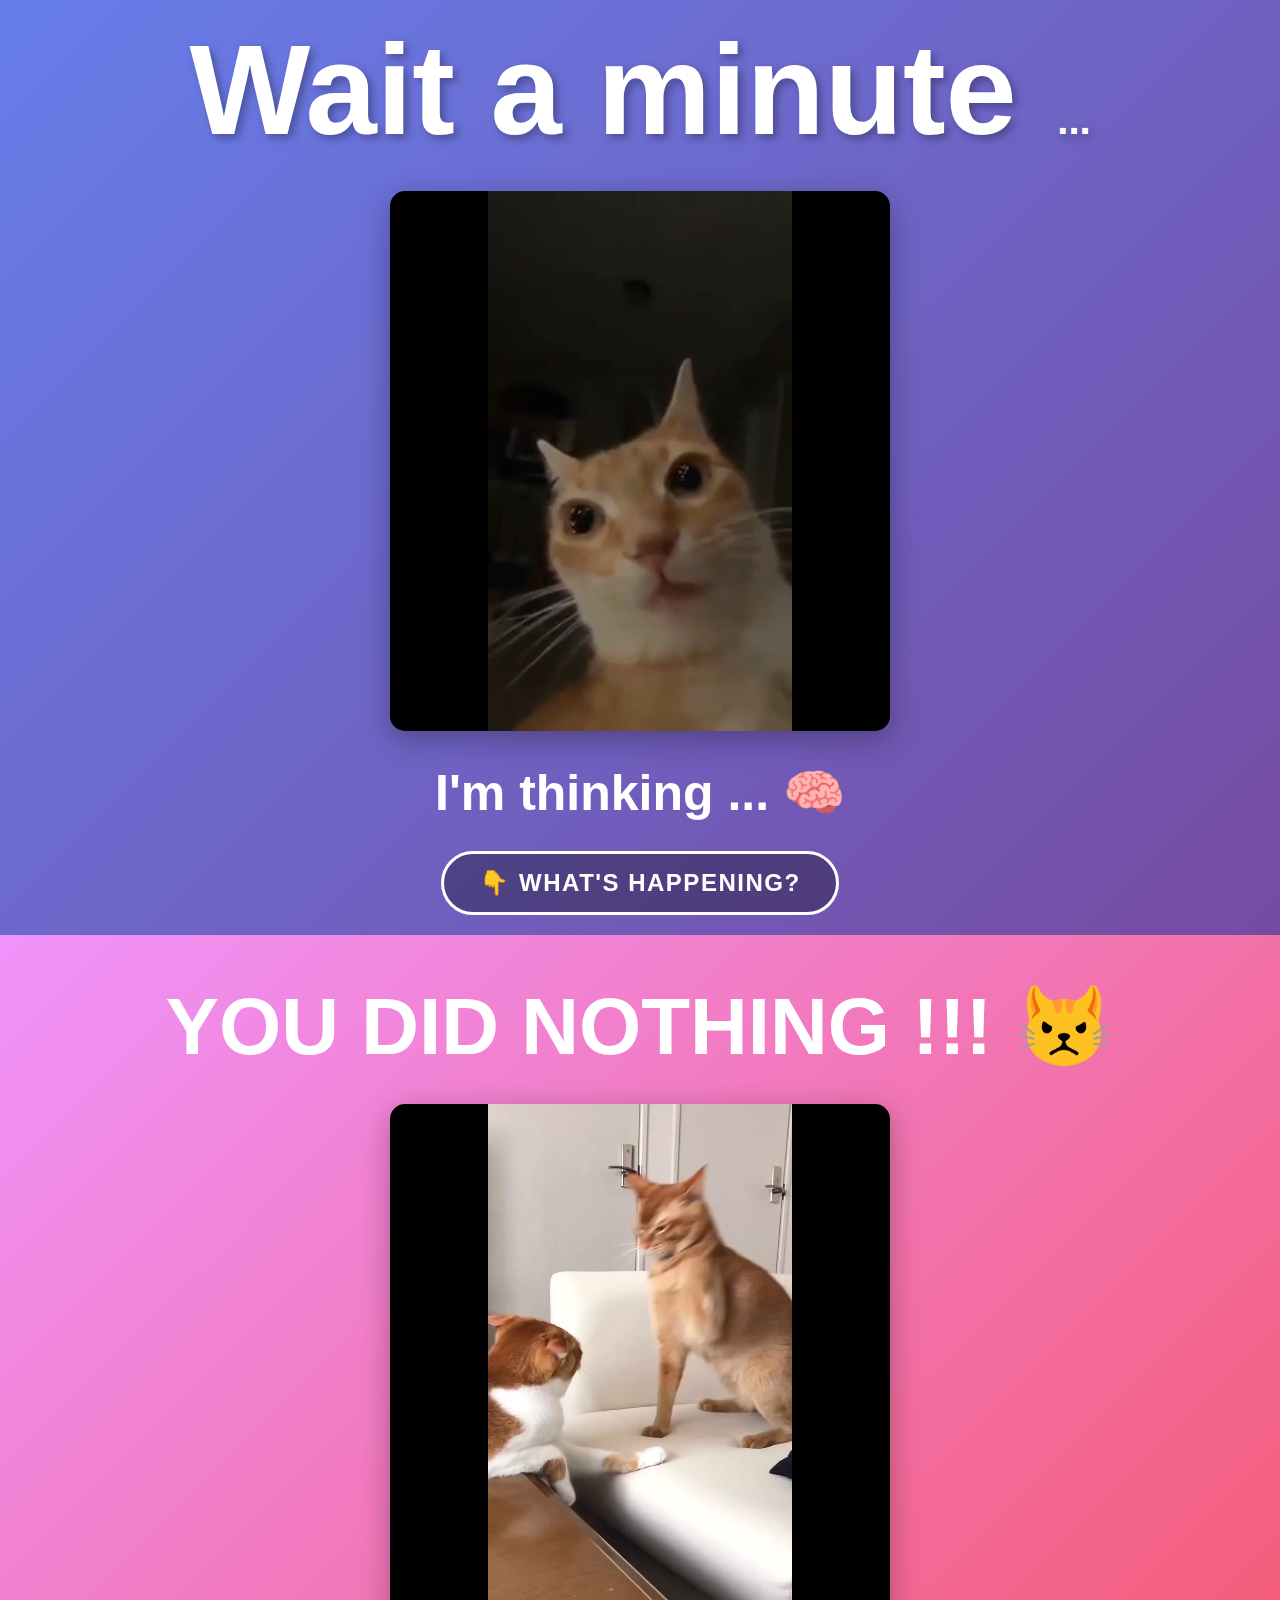
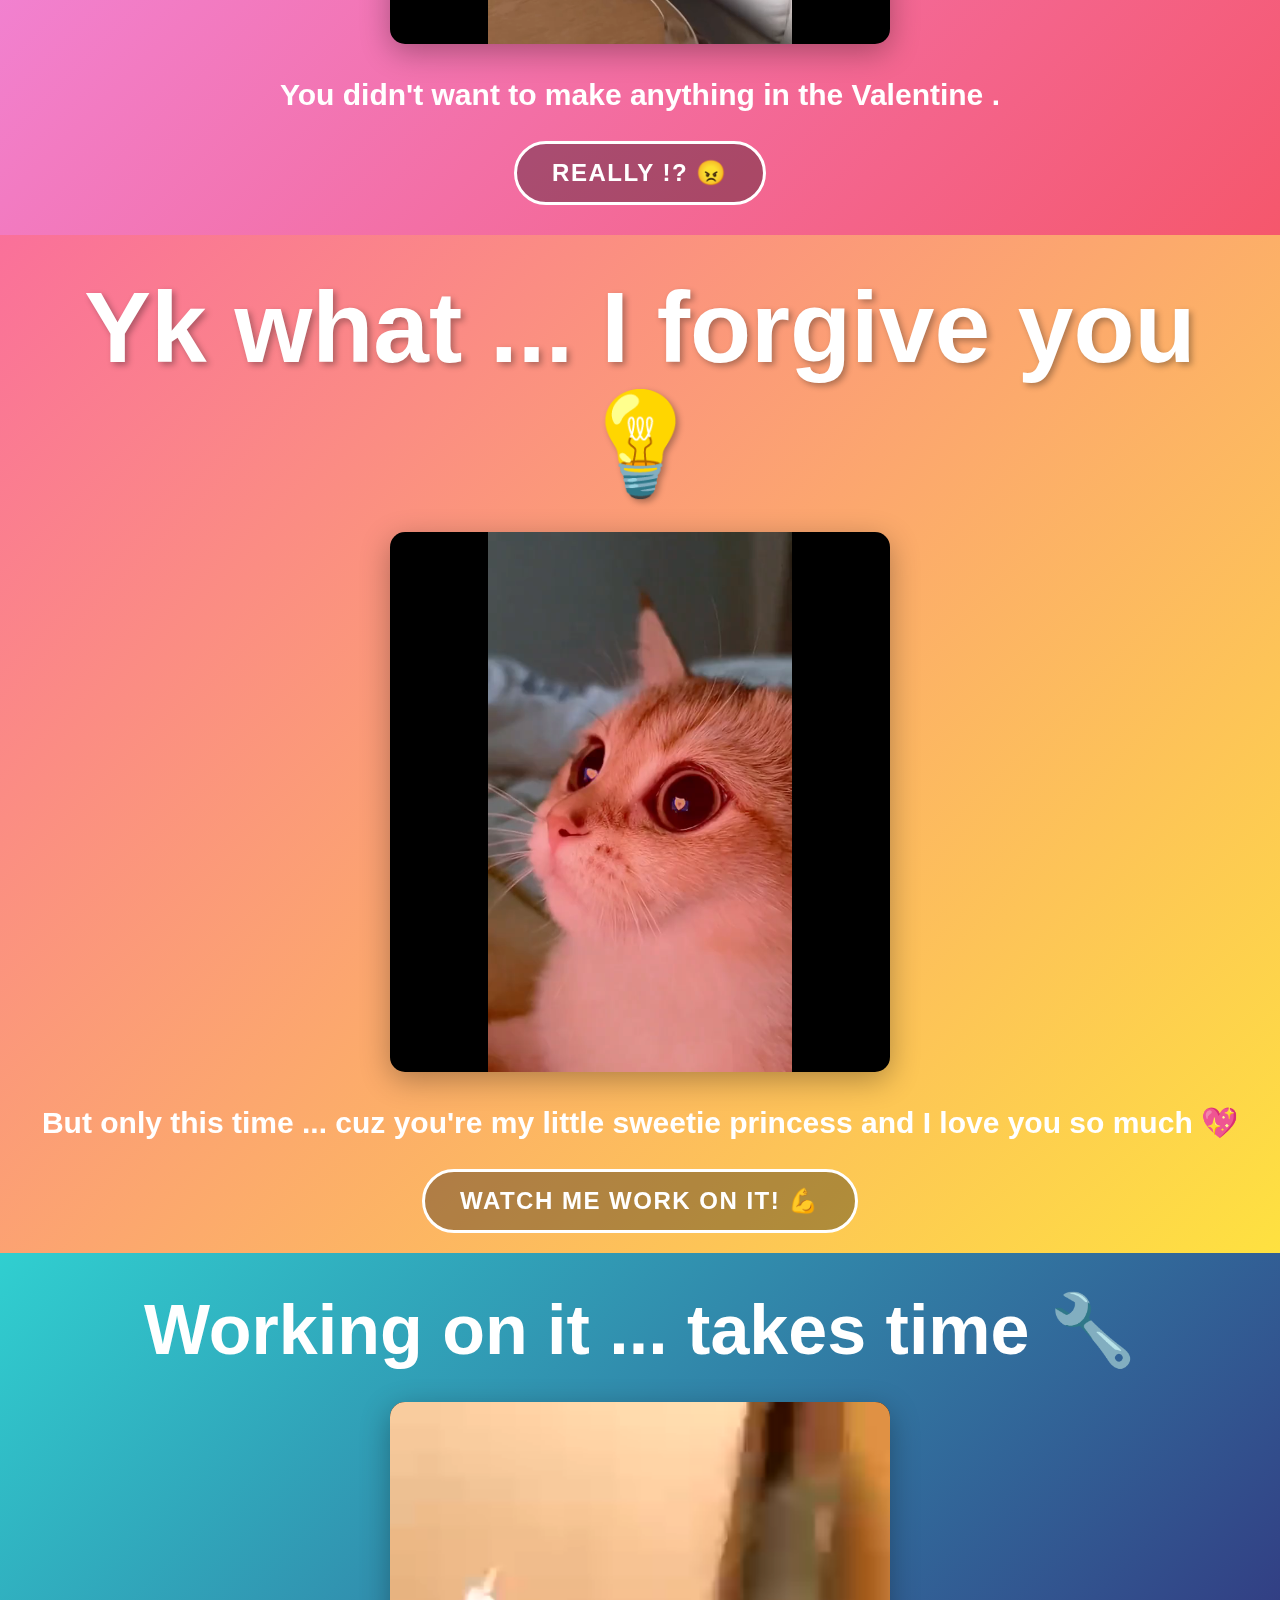
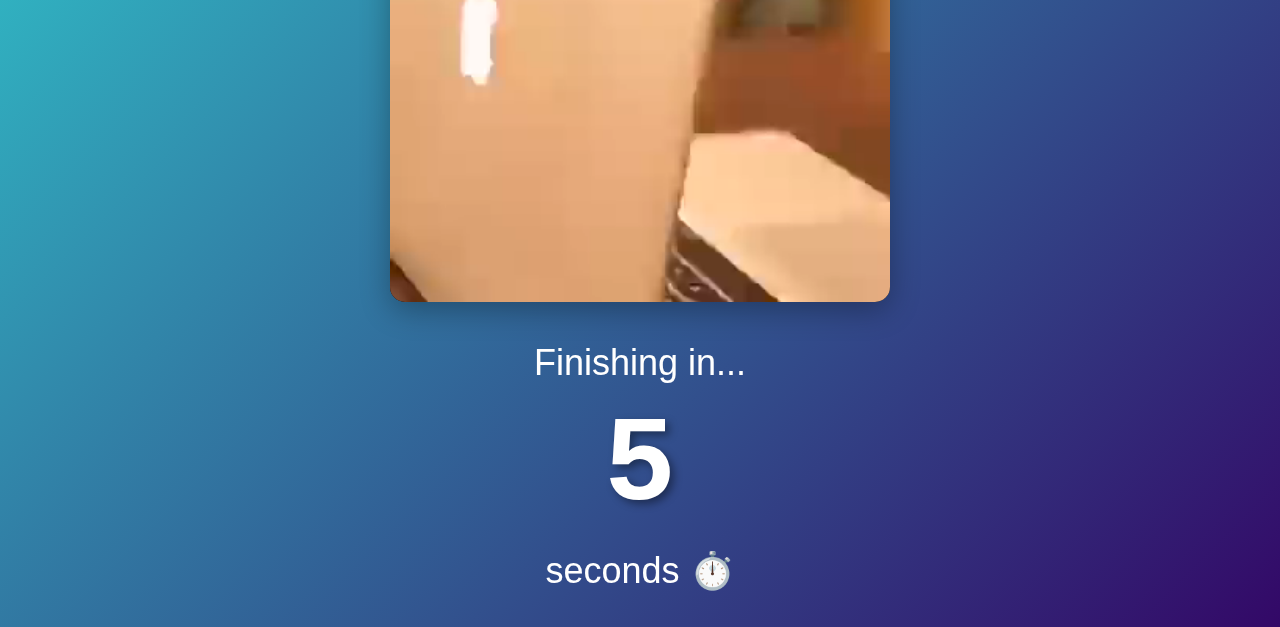
<file: pages/hilarious.html>
<!DOCTYPE html>
<html lang="en">
<head>
    <meta charset="UTF-8">
    <meta name="viewport" content="width=device-width, initial-scale=1.0, maximum-scale=1.0, user-scalable=no">
    <title>Wait...</title>
    
    <style>
        * {
            margin: 0;
            padding: 0;
            box-sizing: border-box;
        }
        
        body {
            font-family: 'Arial', sans-serif;
            overflow-x: hidden;
            scroll-behavior: smooth;
        }
        
        /* Section Styling */
        .section {
            min-height: 100vh;
            min-height: 100svh;
            display: flex;
            flex-direction: column;
            justify-content: center;
            align-items: center;
            padding: 20px 15px;
            position: relative;
        }
        
        /* Section 1: Wait... */
        #section1 {
            background: linear-gradient(135deg, #667eea 0%, #764ba2 100%);
            color: white;
        }
        
        #section1 h1 {
            font-size: clamp(35px, 10vw, 150px);
            font-weight: bold;
            text-align: center;
            animation: pulse 2s ease-in-out infinite;
            text-shadow: 4px 4px 8px rgba(0,0,0,0.3);
            margin-bottom: 15px;
            padding: 0 10px;
            line-height: 1.1;
            word-break: break-word;
        }

        #section1 h2 {
            font-size: clamp(20px, 5vw, 50px);
            margin-top: 15px;
            text-align: center;
            padding: 0 15px;
            line-height: 1.3;
        }
        
        @keyframes pulse {
            0%, 100% {
                transform: scale(1);
            }
            50% {
                transform: scale(1.05);
            }
        }
        
        /* Section 2: You did nothing */
        #section2 {
            background: linear-gradient(135deg, #f093fb 0%, #f5576c 100%);
            color: white;
        }
        
        #section2 h2 {
            font-size: clamp(32px, 7vw, 80px);
            margin-top: 15px;
            margin-bottom: 15px;
            text-align: center;
            animation: shake 0.5s ease-in-out;
        }

        #section2 h3 {            
            font-size: clamp(18px, 4.5vw, 30px);
            margin-top: 15px;
            text-align: center;
            padding: 0 20px;
            line-height: 1.4;
        }
        
        @keyframes shake {
            0%, 100% { transform: translateX(0); }
            25% { transform: translateX(-10px); }
            75% { transform: translateX(10px); }
        }
        
        /* Section 3: Yk what */
        #section3 {
            background: linear-gradient(135deg, #fa709a 0%, #fee140 100%);
            color: white;
        }
        
        #section3 h2 {
            font-size: clamp(35px, 8vw, 100px);
            margin-top: 15px;
            margin-bottom: 15px;
            text-align: center;
            text-shadow: 3px 3px 6px rgba(0,0,0,0.3);
        }

        #section3 h3 {
            font-size: clamp(18px, 4.5vw, 30px);
            margin-top: 15px;
            text-align: center;
            padding: 0 20px;
            line-height: 1.4;
        }
        
        /* Section 4: Working on it */
        #section4 {
            background: linear-gradient(135deg, #30cfd0 0%, #330867 100%);
            color: white;
        }
        
        #section4 h2 {
            font-size: clamp(30px, 7vw, 70px);
            margin-top: 15px;
            margin-bottom: 15px;
            text-align: center;
            padding: 0 15px;
            line-height: 1.2;
        }

        #section4 h3 {
            font-size: clamp(18px, 4.5vw, 30px);
            margin-top: 15px;
            text-align: center;
            padding: 0 20px;
            line-height: 1.4;
        }
        
        /* Video Styling */
        .cat-video {
            max-width: 95%;
            width: 100%;
            max-width: 500px;
            height: auto;
            max-height: 60vh;
            border-radius: 15px;
            box-shadow: 0 8px 30px rgba(0,0,0,0.3);
            margin: 15px 0;
            object-fit: contain;
            background: #000;
        }
        
        /* Button Styling */
        .scroll-btn {
            margin-top: 25px;
            padding: 15px 35px;
            font-size: clamp(16px, 4vw, 24px);
            font-weight: bold;
            color: white;
            background: rgba(0,0,0,0.3);
            border: 3px solid white;
            border-radius: 50px;
            cursor: pointer;
            transition: all 0.3s ease;
            text-transform: uppercase;
            letter-spacing: 1.5px;
            animation: bounce 2s ease-in-out infinite;
            -webkit-tap-highlight-color: transparent;
            touch-action: manipulation;
        }
        
        .scroll-btn:hover, .scroll-btn:active {
            background: white;
            color: #333;
            transform: scale(1.05);
        }
        
        @keyframes bounce {
            0%, 100% {
                transform: translateY(0);
            }
            50% {
                transform: translateY(-8px);
            }
        }
        
        /* Timer Styling */
        .timer-container {
            margin-top: 25px;
            text-align: center;
        }
        
        .timer {
            font-size: clamp(50px, 15vw, 120px);
            font-weight: bold;
            color: #fff;
            text-shadow: 4px 4px 8px rgba(0,0,0,0.4);
            margin: 15px 0;
            font-family: 'Courier New', monospace;
        }
        
        .timer-text {
            font-size: clamp(20px, 5vw, 36px);
            margin-bottom: 15px;
        }
        
        /* Loading Animation */
        .loading-dots {
            display: inline-block;
            margin-left: 5px;
        }
        
        .loading-dots span {
            animation: blink 1.4s infinite both;
            font-size: clamp(30px, 8vw, 40px);
        }
        
        .loading-dots span:nth-child(2) {
            animation-delay: 0.2s;
        }
        
        .loading-dots span:nth-child(3) {
            animation-delay: 0.4s;
        }
        
        @keyframes blink {
            0%, 80%, 100% {
                opacity: 0;
            }
            40% {
                opacity: 1;
            }
        }
        
        /* Responsive */
        @media (max-width: 768px) {

            .section {
                padding: 15px 10px;
            }

            .scroll-btn {
                padding: 12px 25px;
                font-size: 16px;
                letter-spacing: 1px;
            }
            
            .cat-video {
                max-height: 50vh;
                border-radius: 12px;
            }
        }
        
        /* Small Mobile Devices */
        @media (max-width: 400px) {
            #section1 h1 {
                font-size: 32px;
                margin-bottom: 10px;
            }
            
            #section1 h2 {
                font-size: 18px;
                margin-top: 10px;
            }
            
            #section2 h2 {
                font-size: 28px;
            }
            
            #section2 h3,
            #section3 h3,
            #section4 h3 {
                font-size: 16px;
                padding: 0 15px;
            }
            
            .scroll-btn {
                padding: 10px 20px;
                font-size: 14px;
                margin-top: 20px;
            }
            
            .cat-video {
                max-height: 45vh;
            }
        }
        
        /* Landscape Mode on Mobile */
        @media (max-height: 500px) and (orientation: landscape) {
            .section {
                min-height: auto;
                padding: 15px 10px;
            }
            
            .cat-video {
                max-height: 70vh;
                max-width: 400px;
            }
            
            #section1 h1,
            #section2 h2,
            #section3 h2,
            #section4 h2 {
                margin-top: 10px;
                margin-bottom: 10px;
            }
            
            .scroll-btn {
                margin-top: 15px;
                padding: 10px 20px;
            }
        }
    </style>
</head>
<body>

    <!-- Section 1: Wait... -->
    <section id="section1" class="section">
        <h1>
            Wait a minute <span class="loading-dots"><span>.</span><span>.</span><span>.</span></span>
        </h1>
        
        <!-- Cat Realizing Video -->
        <video id="video1" class="cat-video" muted loop playsinline>
            <source src="../files/m2-res_480p.mp4" type="video/mp4">
            Your browser does not support the video tag.
        </video>

        <h2>I'm thinking ... 🧠</h2>
        
        <button class="scroll-btn" onclick="scrollToSection('section2'); playVideo('video2')">
            👇 What's Happening?
        </button>
    </section>

    <!-- Section 2: Cat Hitting + You did nothing -->
    <section id="section2" class="section">
        <!-- Cat Hitting Video -->
        
        <h2>YOU DID NOTHING !!! 😾</h2>

        <video id="video2" class="cat-video" muted loop playsinline>
            <source src="../files/1370567971.mp4" type="video/mp4">
            Your browser does not support the video tag.
        </video>

        <h3>You didn't want to make anything in the Valentine .</h3>
        
        <button class="scroll-btn" onclick="scrollToSection('section3'); playVideo('video3')">
            Really !? 😠
        </button>
    </section>

    <!-- Section 3: Yk what + Cat Realizing -->
    <section id="section3" class="section">
        <h2>Yk what ... I forgive you 💡</h2>
        
        <!-- Cat Realizing Video -->
        <video id="video3" class="cat-video" muted loop playsinline>
            <source src="../files/d3c8d2a1ee604884815754cb0969d5c3.mp4" type="video/mp4">
            Your browser does not support the video tag.
        </video>

        <h3>But only this time ... cuz you're my little sweetie princess and I love you so much 💖</h3>
        
        <button class="scroll-btn" onclick="scrollToSection('section4'); playVideo('video4')">
            Watch Me Work On It! 💪
        </button>
    </section>

    <!-- Section 4: Cat Working + Timer -->
    <section id="section4" class="section">
        <h2>Working on it ... takes time 🔧</h2>
        
        <!-- Cat Working on Laptop Video -->
        <video id="video4" class="cat-video" muted loop playsinline>
            <source src="../files/Cat typing with speed - Real Amaze (360p, h264, youtube).mp4" type="video/mp4">
            Your browser does not support the video tag.
        </video>
        
        <div class="timer-container">
            <div class="timer-text">Finishing in...</div>
            <div class="timer" id="countdown">5</div>
            <div class="timer-text">seconds ⏱️</div>
        </div>
    </section>

    <script>
        // Get all video elements
        const videos = {
            video1: document.getElementById('video1'),
            video2: document.getElementById('video2'),
            video3: document.getElementById('video3'),
            video4: document.getElementById('video4')
        };

        // Play the first video when page loads
        window.addEventListener('load', () => {
            if (videos.video1) {
                videos.video1.play().catch(err => {
                    console.log('Autoplay prevented for video1:', err);
                });
            }
        });

        // Function to play and unmute a specific video
        function playVideo(videoId) {
            const video = videos[videoId];
            if (video) {
                video.muted = false;
                video.volume = 1.0;
                if (video.paused) {
                    video.play();
                }
                video.play().catch(err => {
                    console.log('Video play failed:', err);
                });
            }
        }

        // Smooth scroll to section and play video
        function scrollToSection(sectionId) {
            const section = document.getElementById(sectionId);
            section.scrollIntoView({ behavior: 'smooth' });
            
            // Play the corresponding video after scrolling
            setTimeout(() => {
                const videoNumber = sectionId.replace('section', '');
                const video = videos['video' + videoNumber];
                
                if (video) {
                    // Stop all other videos
                    Object.values(videos).forEach(v => {
                        if (v && v !== video) {
                            v.pause();
                            v.currentTime = 0;
                        }
                    });
                    
                    // Play the new video
                    video.play().catch(err => {
                        console.log('Video play failed:', err);
                        // If autoplay fails, try to unmute and play
                        video.muted = true;
                        video.play();
                    });
                }
            }, 800); // Wait for scroll animation to complete
        }

        // Countdown timer
        let timeLeft = 5;
        const countdownElement = document.getElementById('countdown');
        
        // Start countdown when user reaches section 4
        let countdownStarted = false;
        
        // Intersection Observer to detect when section 4 is visible
        const observer = new IntersectionObserver((entries) => {
            entries.forEach(entry => {
                if (entry.isIntersecting && !countdownStarted) {
                    countdownStarted = true;
                    startCountdown();
                }
            });
        }, { threshold: 0.5 });
        
        observer.observe(document.getElementById('section4'));
        
        function startCountdown() {
            const countdownInterval = setInterval(() => {
                timeLeft--;
                countdownElement.textContent = timeLeft;
                
                // Add color change effect
                if (timeLeft <= 3) {
                    countdownElement.style.color = '#ff6b6b';
                    countdownElement.style.animation = 'pulse 0.5s ease-in-out infinite';
                }
                
                if (timeLeft <= 0) {
                    clearInterval(countdownInterval);
                    // Redirect to your final page
                    window.location.href = './val.html'; // Change this to your final page URL
                }
            }, 1000);
        }
        
        // Optional: Add keyboard shortcuts
        document.addEventListener('keydown', (e) => {
            if (e.key === 'ArrowDown') {
                const sections = ['section1', 'section2', 'section3', 'section4'];
                const currentSection = getCurrentSection();
                const currentIndex = sections.indexOf(currentSection);
                if (currentIndex < sections.length - 1) {
                    scrollToSection(sections[currentIndex + 1]);
                }
            }
        });
        
        function getCurrentSection() {
            const sections = ['section1', 'section2', 'section3', 'section4'];
            for (let section of sections) {
                const element = document.getElementById(section);
                const rect = element.getBoundingClientRect();
                if (rect.top >= 0 && rect.top < window.innerHeight / 2) {
                    return section;
                }
            }
            return 'section1';
        }

        // Alternative: Use Intersection Observer to auto-play videos when they come into view
        const videoObserver = new IntersectionObserver((entries) => {
            entries.forEach(entry => {
                if (entry.isIntersecting) {
                    const video = entry.target;
                    video.play().catch(err => {
                        console.log('Video autoplay prevented:', err);
                    });
                } else {
                    const video = entry.target;
                    video.pause();
                }
            });
        }, { threshold: 0.5 });

        // Observe all videos
        Object.values(videos).forEach(video => {
            if (video) {
                videoObserver.observe(video);
            }
        });
    </script>

</body>
</html>
</file>
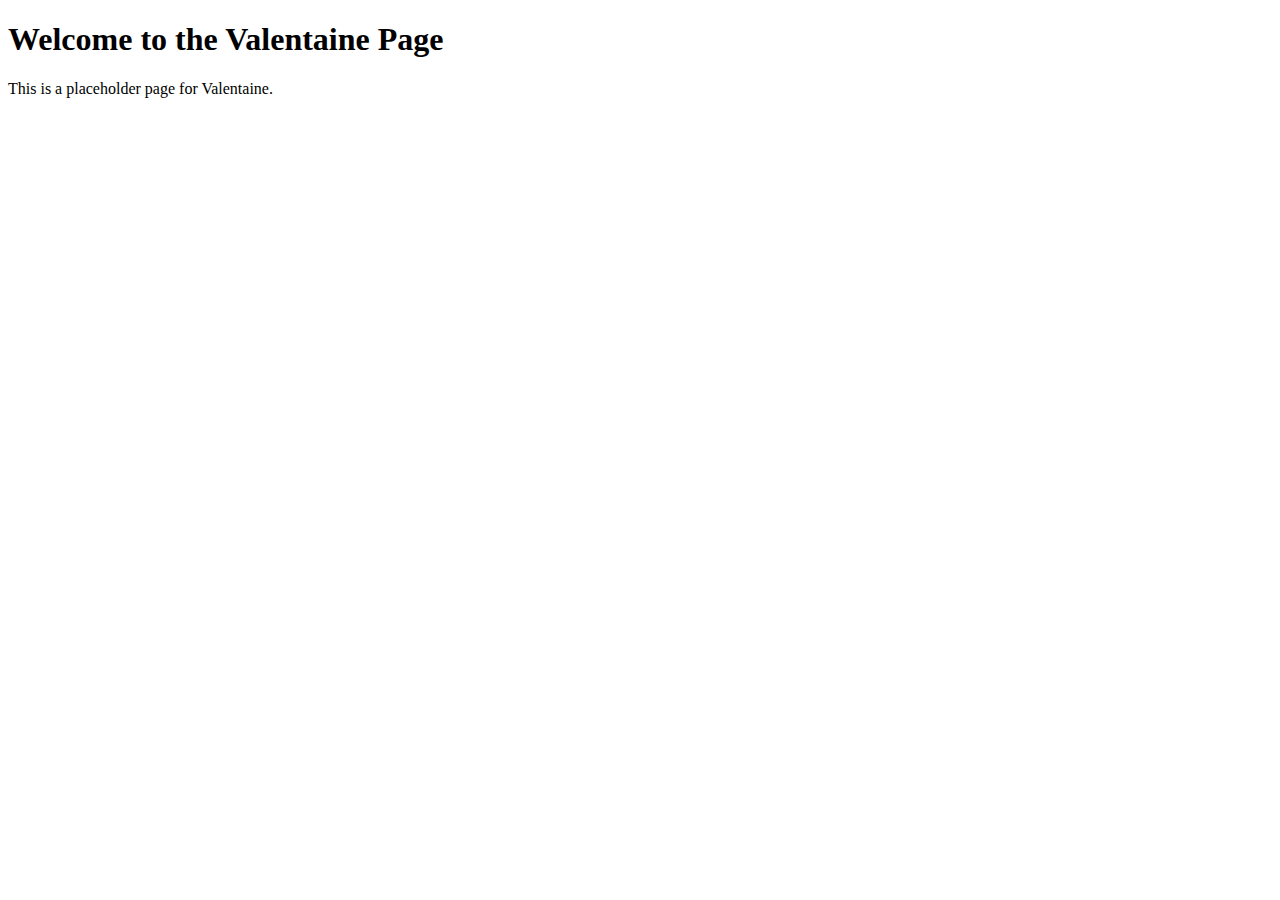
<file: pages/val.html>
<!DOCTYPE html>
<html lang="en">
<head>
    <meta charset="UTF-8">
    <meta name="viewport" content="width=device-width, initial-scale=1.0">
    <title>Valentaine</title>
</head>
<body>

    <h1>Welcome to the Valentaine Page</h1>
    <p>This is a placeholder page for Valentaine.</p>

    
    
</body>
</html>
</file>
